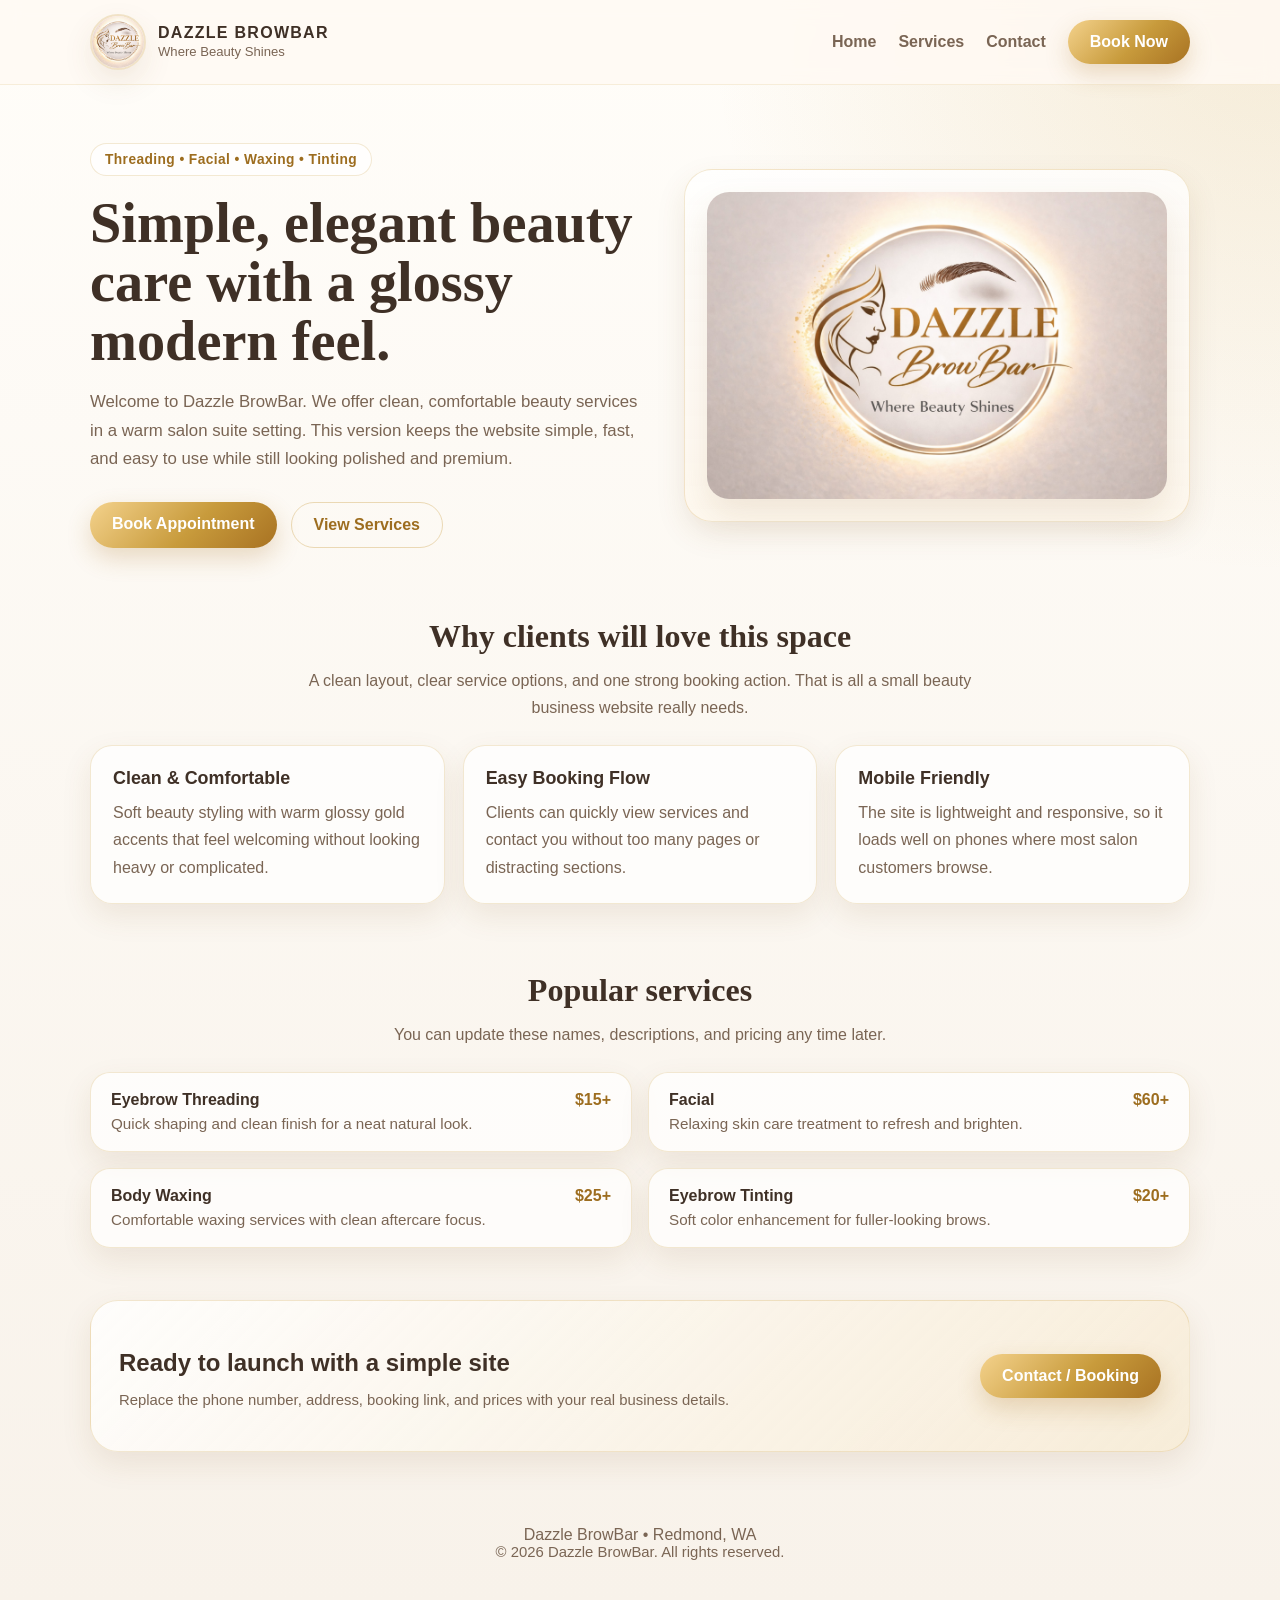
<file: index.html>
<!DOCTYPE html>
<html lang="en">
<head>
  <meta charset="UTF-8">
  <meta name="viewport" content="width=device-width, initial-scale=1.0">
  <title>Dazzle BrowBar</title>
  <meta name="description" content="Simple elegant beauty website for Dazzle BrowBar offering threading, facials, waxing, and tinting.">
  <link rel="stylesheet" href="styles.css">
</head>
<body>
  <header>
    <div class="container nav">
      <a class="brand" href="index.html">
        <img src="assets/logo.jpg" alt="Dazzle BrowBar logo">
        <div class="brand-text">
          <strong>DAZZLE BROWBAR</strong>
          <span>Where Beauty Shines</span>
        </div>
      </a>
      <nav>
        <ul>
          <li><a href="index.html">Home</a></li>
          <li><a href="services.html">Services</a></li>
          <li><a href="contact.html">Contact</a></li>
          <li><a class="btn" href="contact.html">Book Now</a></li>
        </ul>
      </nav>
    </div>
  </header>

  <main>
    <section class="hero">
      <div class="container hero-grid">
        <div>
          <span class="badge">Threading • Facial • Waxing • Tinting</span>
          <h1>Simple, elegant beauty care with a glossy modern feel.</h1>
          <p>Welcome to Dazzle BrowBar. We offer clean, comfortable beauty services in a warm salon suite setting. This version keeps the website simple, fast, and easy to use while still looking polished and premium.</p>
          <div class="actions">
            <a class="btn" href="contact.html">Book Appointment</a>
            <a class="btn secondary" href="services.html">View Services</a>
          </div>
        </div>
        <div class="hero-card">
          <img src="assets/logo.jpg" alt="Dazzle BrowBar brand image">
        </div>
      </div>
    </section>

    <section class="section">
      <div class="container">
        <h2>Why clients will love this space</h2>
        <p class="section-intro">A clean layout, clear service options, and one strong booking action. That is all a small beauty business website really needs.</p>
        <div class="cards">
          <div class="card">
            <h3>Clean & Comfortable</h3>
            <p>Soft beauty styling with warm glossy gold accents that feel welcoming without looking heavy or complicated.</p>
          </div>
          <div class="card">
            <h3>Easy Booking Flow</h3>
            <p>Clients can quickly view services and contact you without too many pages or distracting sections.</p>
          </div>
          <div class="card">
            <h3>Mobile Friendly</h3>
            <p>The site is lightweight and responsive, so it loads well on phones where most salon customers browse.</p>
          </div>
        </div>
      </div>
    </section>

    <section class="section">
      <div class="container">
        <h2>Popular services</h2>
        <p class="section-intro">You can update these names, descriptions, and pricing any time later.</p>
        <div class="list">
          <div class="service-item"><div><strong>Eyebrow Threading</strong><span>Quick shaping and clean finish for a neat natural look.</span></div><b>$15+</b></div>
          <div class="service-item"><div><strong>Facial</strong><span>Relaxing skin care treatment to refresh and brighten.</span></div><b>$60+</b></div>
          <div class="service-item"><div><strong>Body Waxing</strong><span>Comfortable waxing services with clean aftercare focus.</span></div><b>$25+</b></div>
          <div class="service-item"><div><strong>Eyebrow Tinting</strong><span>Soft color enhancement for fuller-looking brows.</span></div><b>$20+</b></div>
        </div>
      </div>
    </section>

    <section class="cta">
      <div class="container">
        <div class="cta-box">
          <div>
            <h2 style="text-align:left;margin-bottom:8px;">Ready to launch with a simple site</h2>
            <p class="small">Replace the phone number, address, booking link, and prices with your real business details.</p>
          </div>
          <a class="btn" href="contact.html">Contact / Booking</a>
        </div>
      </div>
    </section>
  </main>

  <footer>
    <div class="container">
      <div>Dazzle BrowBar • Redmond, WA</div>
      <div class="small">© <span id="year"></span> Dazzle BrowBar. All rights reserved.</div>
    </div>
  </footer>
  <script>document.getElementById('year').textContent=new Date().getFullYear();</script>
</body>
</html>
</file>
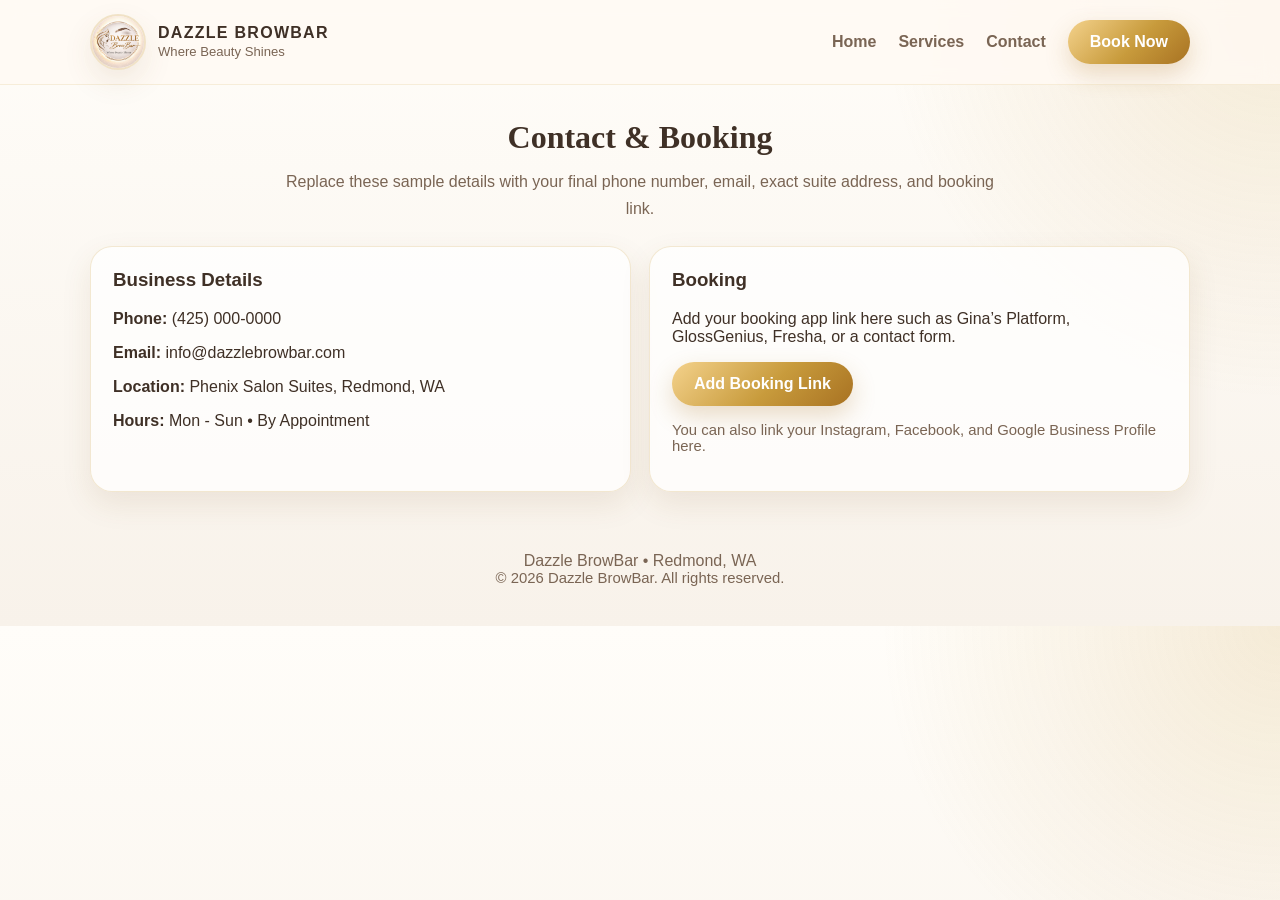
<file: contact.html>
<!DOCTYPE html>
<html lang="en">
<head>
  <meta charset="UTF-8">
  <meta name="viewport" content="width=device-width, initial-scale=1.0">
  <title>Contact | Dazzle BrowBar</title>
  <link rel="stylesheet" href="styles.css">
</head>
<body>
  <header>
    <div class="container nav">
      <a class="brand" href="index.html">
        <img src="assets/logo.jpg" alt="Dazzle BrowBar logo">
        <div class="brand-text"><strong>DAZZLE BROWBAR</strong><span>Where Beauty Shines</span></div>
      </a>
      <nav>
        <ul>
          <li><a href="index.html">Home</a></li>
          <li><a href="services.html">Services</a></li>
          <li><a href="contact.html">Contact</a></li>
          <li><a class="btn" href="#details">Book Now</a></li>
        </ul>
      </nav>
    </div>
  </header>

  <main class="section" id="details">
    <div class="container">
      <h2>Contact & Booking</h2>
      <p class="section-intro">Replace these sample details with your final phone number, email, exact suite address, and booking link.</p>
      <div class="contact-grid">
        <div class="contact-card">
          <h3>Business Details</h3>
          <p><strong>Phone:</strong> (425) 000-0000</p>
          <p><strong>Email:</strong> info@dazzlebrowbar.com</p>
          <p><strong>Location:</strong> Phenix Salon Suites, Redmond, WA</p>
          <p><strong>Hours:</strong> Mon - Sun • By Appointment</p>
        </div>
        <div class="contact-card">
          <h3>Booking</h3>
          <p>Add your booking app link here such as Gina’s Platform, GlossGenius, Fresha, or a contact form.</p>
          <p><a class="btn" href="#">Add Booking Link</a></p>
          <p class="small">You can also link your Instagram, Facebook, and Google Business Profile here.</p>
        </div>
      </div>
    </div>
  </main>

  <footer>
    <div class="container">
      <div>Dazzle BrowBar • Redmond, WA</div>
      <div class="small">© <span id="year"></span> Dazzle BrowBar. All rights reserved.</div>
    </div>
  </footer>
  <script>document.getElementById('year').textContent=new Date().getFullYear();</script>
</body>
</html>
</file>
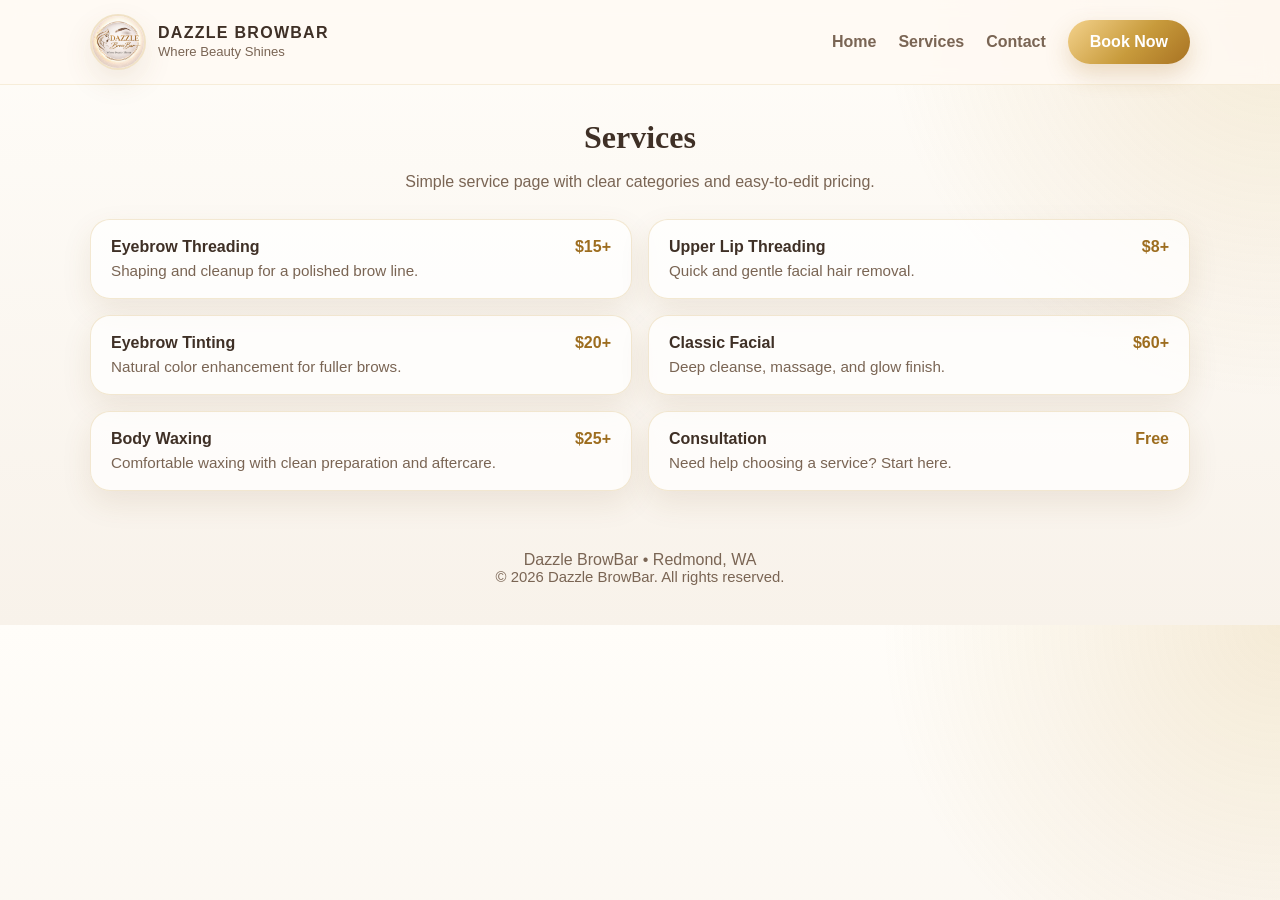
<file: services.html>
<!DOCTYPE html>
<html lang="en">
<head>
  <meta charset="UTF-8">
  <meta name="viewport" content="width=device-width, initial-scale=1.0">
  <title>Services | Dazzle BrowBar</title>
  <link rel="stylesheet" href="styles.css">
</head>
<body>
  <header>
    <div class="container nav">
      <a class="brand" href="index.html">
        <img src="assets/logo.jpg" alt="Dazzle BrowBar logo">
        <div class="brand-text"><strong>DAZZLE BROWBAR</strong><span>Where Beauty Shines</span></div>
      </a>
      <nav>
        <ul>
          <li><a href="index.html">Home</a></li>
          <li><a href="services.html">Services</a></li>
          <li><a href="contact.html">Contact</a></li>
          <li><a class="btn" href="contact.html">Book Now</a></li>
        </ul>
      </nav>
    </div>
  </header>

  <main class="section">
    <div class="container">
      <h2>Services</h2>
      <p class="section-intro">Simple service page with clear categories and easy-to-edit pricing.</p>
      <div class="list">
        <div class="service-item"><div><strong>Eyebrow Threading</strong><span>Shaping and cleanup for a polished brow line.</span></div><b>$15+</b></div>
        <div class="service-item"><div><strong>Upper Lip Threading</strong><span>Quick and gentle facial hair removal.</span></div><b>$8+</b></div>
        <div class="service-item"><div><strong>Eyebrow Tinting</strong><span>Natural color enhancement for fuller brows.</span></div><b>$20+</b></div>
        <div class="service-item"><div><strong>Classic Facial</strong><span>Deep cleanse, massage, and glow finish.</span></div><b>$60+</b></div>
        <div class="service-item"><div><strong>Body Waxing</strong><span>Comfortable waxing with clean preparation and aftercare.</span></div><b>$25+</b></div>
        <div class="service-item"><div><strong>Consultation</strong><span>Need help choosing a service? Start here.</span></div><b>Free</b></div>
      </div>
    </div>
  </main>

  <footer>
    <div class="container">
      <div>Dazzle BrowBar • Redmond, WA</div>
      <div class="small">© <span id="year"></span> Dazzle BrowBar. All rights reserved.</div>
    </div>
  </footer>
  <script>document.getElementById('year').textContent=new Date().getFullYear();</script>
</body>
</html>
</file>
<file: styles.css>
:root{
  --bg:#fbf7f1;
  --bg-soft:#fffdfa;
  --text:#3f3026;
  --muted:#7a6554;
  --gold:#c89b3c;
  --gold-dark:#9d6d1f;
  --card:rgba(255,255,255,.72);
  --border:rgba(200,155,60,.22);
  --shadow:0 12px 30px rgba(113,80,33,.10);
}
*{box-sizing:border-box}
html{scroll-behavior:smooth}
body{margin:0;font-family:Arial,Helvetica,sans-serif;color:var(--text);background:radial-gradient(circle at top right, rgba(200,155,60,.18), transparent 28%),linear-gradient(180deg,#fffdf9 0%,#f8f2ea 100%)}
a{text-decoration:none;color:inherit}
img{max-width:100%;display:block}
.container{width:min(1100px,92%);margin:0 auto}
header{position:sticky;top:0;z-index:10;background:rgba(255,250,244,.84);backdrop-filter:blur(10px);border-bottom:1px solid rgba(200,155,60,.14)}
.nav{display:flex;align-items:center;justify-content:space-between;padding:14px 0}
.brand{display:flex;align-items:center;gap:12px}
.brand img{width:56px;height:56px;border-radius:50%;object-fit:cover;border:2px solid rgba(200,155,60,.25);box-shadow:var(--shadow)}
.brand-text strong{display:block;font-size:1rem;letter-spacing:.08em}
.brand-text span{font-size:.82rem;color:var(--muted)}
nav ul{display:flex;gap:22px;list-style:none;margin:0;padding:0;align-items:center}
nav a{color:var(--muted);font-weight:600}
nav a:hover{color:var(--gold-dark)}
.btn{display:inline-block;padding:13px 22px;border-radius:999px;background:linear-gradient(135deg,#f4d28c,#c89b3c 55%,#a87222);color:#fff;font-weight:700;box-shadow:0 10px 24px rgba(168,114,34,.24)}
.btn.secondary{background:transparent;color:var(--gold-dark);border:1px solid rgba(200,155,60,.35);box-shadow:none}
.hero{padding:58px 0 36px}
.hero-grid{display:grid;grid-template-columns:1.05fr .95fr;gap:34px;align-items:center}
.badge{display:inline-block;padding:8px 14px;border-radius:999px;background:rgba(255,255,255,.7);border:1px solid var(--border);color:var(--gold-dark);font-size:.86rem;font-weight:700;letter-spacing:.03em}
.hero h1{font-size:clamp(2.2rem,4.4vw,4.2rem);line-height:1.05;margin:18px 0 14px;font-family:Georgia, 'Times New Roman', serif}
.hero p{font-size:1.05rem;line-height:1.7;color:var(--muted);max-width:590px}
.actions{display:flex;gap:14px;flex-wrap:wrap;margin-top:28px}
.hero-card{background:linear-gradient(180deg,rgba(255,255,255,.78),rgba(255,248,238,.72));border:1px solid var(--border);border-radius:28px;padding:22px;box-shadow:var(--shadow)}
.hero-card img{width:100%;border-radius:22px;box-shadow:0 16px 34px rgba(130,93,35,.12)}
.section{padding:34px 0}
.section h2{font-family:Georgia, 'Times New Roman', serif;font-size:2rem;margin:0 0 12px;text-align:center}
.section-intro{text-align:center;color:var(--muted);max-width:720px;margin:0 auto 24px;line-height:1.7}
.cards{display:grid;grid-template-columns:repeat(3,1fr);gap:18px}
.card{background:var(--card);border:1px solid var(--border);border-radius:22px;padding:22px;box-shadow:var(--shadow)}
.card h3{margin:0 0 10px;font-size:1.12rem}
.card p{margin:0;color:var(--muted);line-height:1.7}
.list{display:grid;grid-template-columns:repeat(2,1fr);gap:16px}
.service-item{display:flex;justify-content:space-between;gap:14px;padding:18px 20px;background:var(--card);border:1px solid var(--border);border-radius:20px;box-shadow:var(--shadow)}
.service-item strong{display:block;margin-bottom:6px}
.service-item span{color:var(--muted);font-size:.95rem}
.service-item b{color:var(--gold-dark);white-space:nowrap}
.cta{padding:18px 0 48px}
.cta-box{display:flex;justify-content:space-between;gap:20px;align-items:center;background:linear-gradient(135deg,rgba(255,255,255,.8),rgba(246,231,201,.55));border:1px solid var(--border);border-radius:28px;padding:28px;box-shadow:var(--shadow)}
.contact-grid{display:grid;grid-template-columns:1fr 1fr;gap:18px}
.contact-card{background:var(--card);border:1px solid var(--border);border-radius:22px;padding:22px;box-shadow:var(--shadow)}
.contact-card h3{margin-top:0}
footer{padding:26px 0 40px;color:var(--muted);text-align:center}
.small{font-size:.93rem;color:var(--muted)}
@media (max-width: 860px){
  .hero-grid,.cards,.list,.contact-grid,.cta-box{grid-template-columns:1fr;display:grid}
  nav ul{gap:14px;font-size:.94rem}
  .hero{padding-top:34px}
}
@media (max-width: 560px){
  .nav{flex-direction:column;gap:14px}
  nav ul{flex-wrap:wrap;justify-content:center}
  .hero h1{font-size:2rem}
  .service-item{flex-direction:column}
}
</file>
